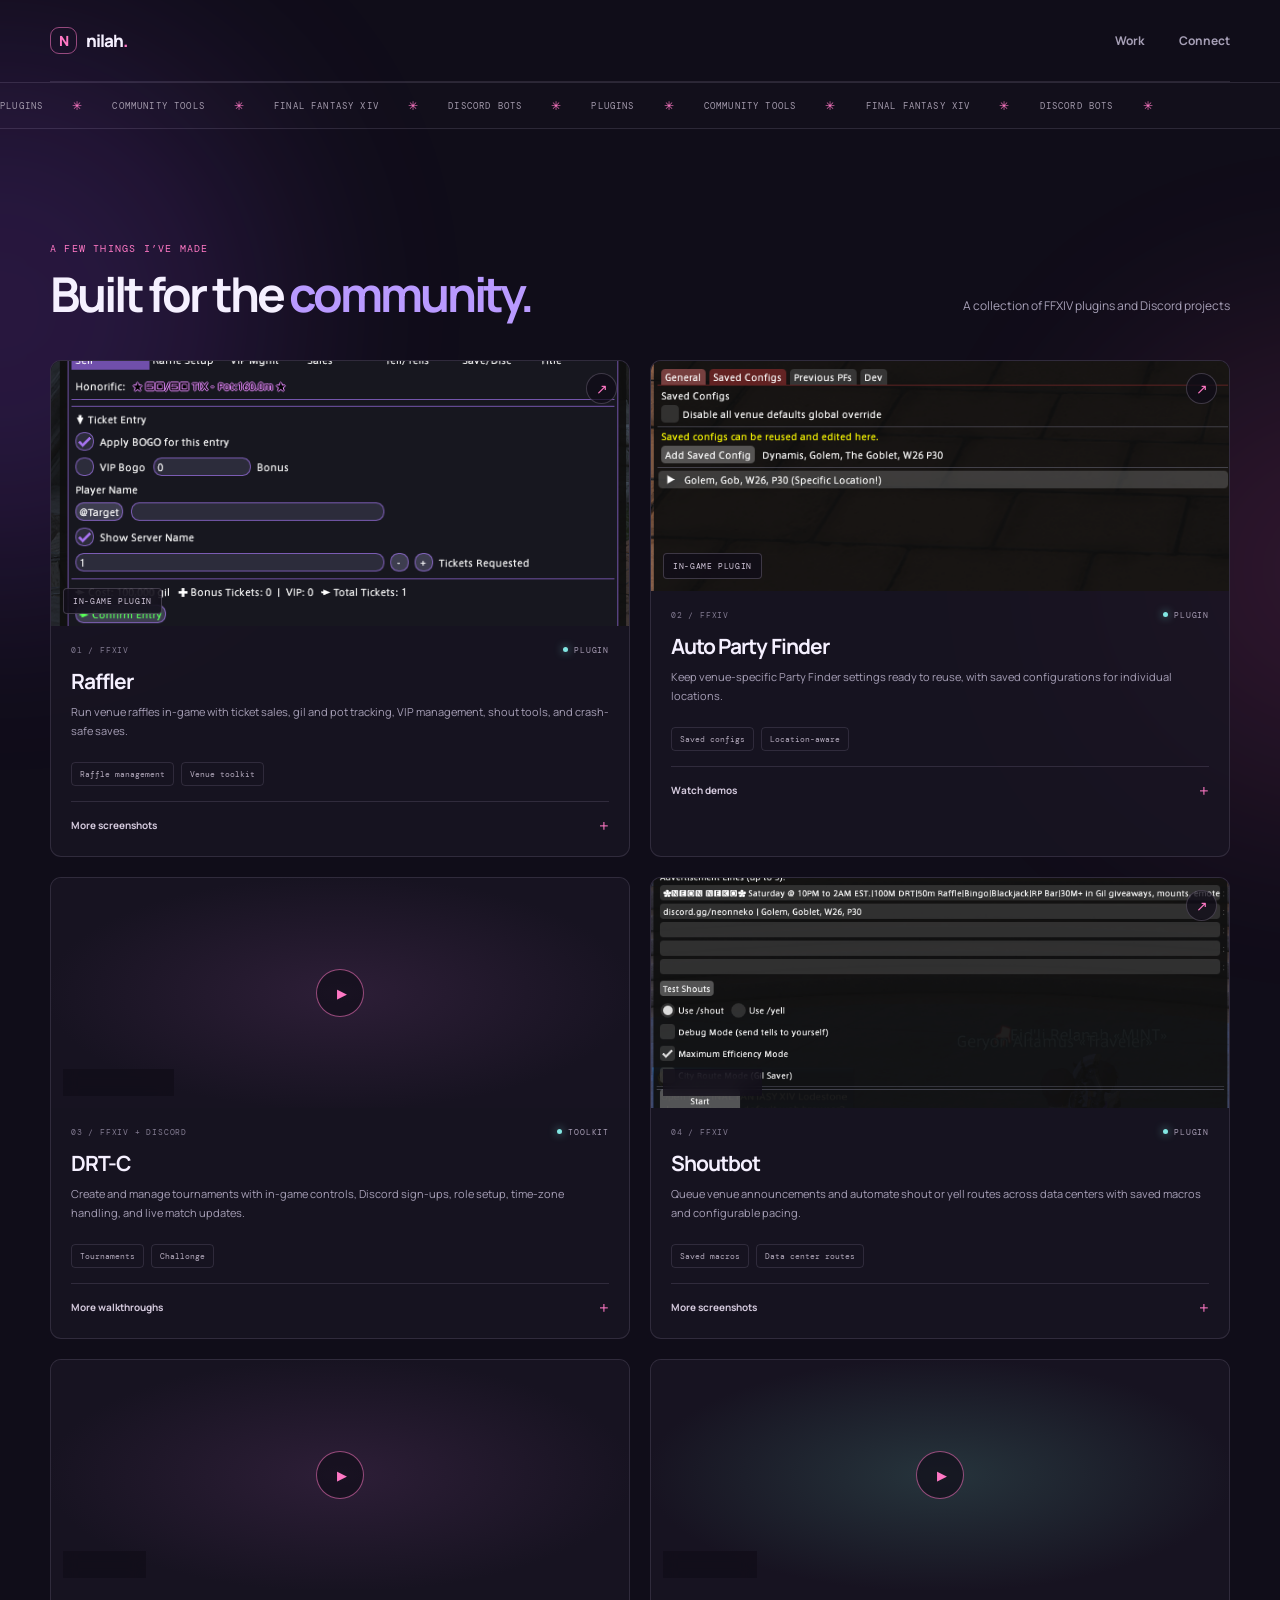
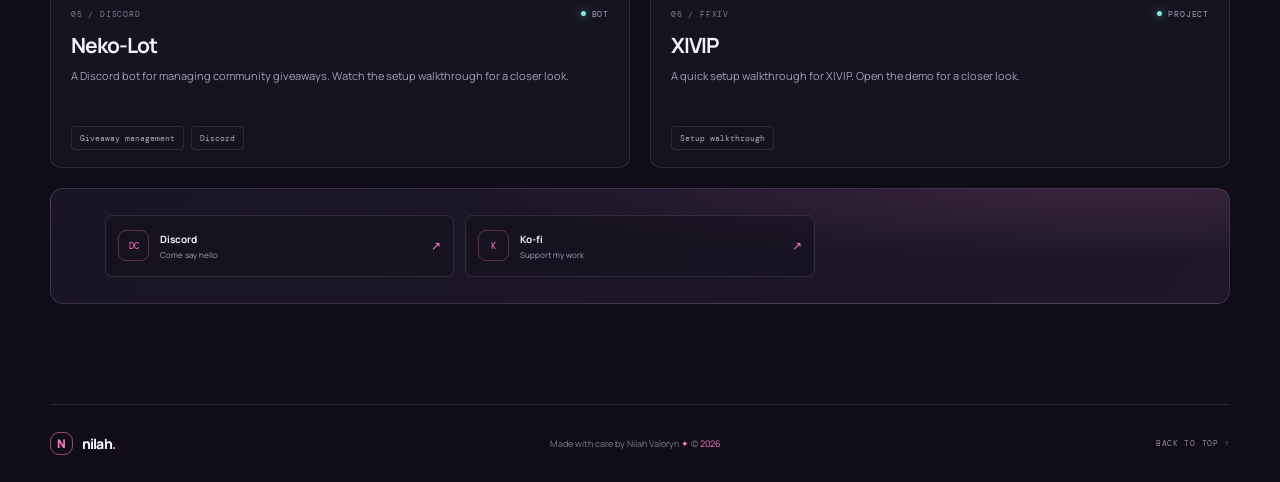
<file: index.html>
<!doctype html>
<html lang="en">
<head>
  <meta charset="utf-8">
  <meta name="viewport" content="width=device-width, initial-scale=1">
  <meta name="theme-color" content="#100d19">
  <meta name="description" content="Plugins, bots, and community tools for FFXIV by Nilah Valoryn.">
  <title>Nilah Valoryn — FFXIV Plugins &amp; Community Tools</title>
  <link rel="preconnect" href="https://fonts.googleapis.com">
  <link rel="preconnect" href="https://fonts.gstatic.com" crossorigin>
  <link href="https://fonts.googleapis.com/css2?family=DM+Mono:wght@400;500&family=Manrope:wght@400;500;600;700;800&display=swap" rel="stylesheet">
  <link rel="stylesheet" href="styles.css">
</head>
<body>
  <div class="page-glow page-glow-one" aria-hidden="true"></div>
  <div class="page-glow page-glow-two" aria-hidden="true"></div>

  <header class="site-header">
    <a class="wordmark" href="#top" aria-label="Nilah Valoryn home"><span class="wordmark-mark">N</span><span>nilah<span class="wordmark-dot">.</span></span></a>
    <button class="menu-toggle" type="button" aria-expanded="false" aria-controls="site-nav" aria-label="Open navigation"><span></span><span></span></button>
    <nav class="site-nav" id="site-nav" aria-label="Main navigation">
      <a href="#work">Work</a>
      <a href="#connect">Connect</a>
    </nav>
  </header>

  <main id="top">
    <div class="ticker" aria-label="Plugins, community tools, FFXIV, and Discord">
      <div class="ticker-track" aria-hidden="true">
        <span>PLUGINS</span><b>✳</b><span>COMMUNITY TOOLS</span><b>✳</b><span>FINAL FANTASY XIV</span><b>✳</b><span>DISCORD BOTS</span><b>✳</b><span>PLUGINS</span><b>✳</b><span>COMMUNITY TOOLS</span><b>✳</b><span>FINAL FANTASY XIV</span><b>✳</b><span>DISCORD BOTS</span><b>✳</b>
      </div>
    </div>

    <section class="work-section section-wrap" id="work" aria-labelledby="work-title">
      <div class="section-heading">
        <div>
          <p class="eyebrow">A FEW THINGS I’VE MADE</p>
          <h2 id="work-title">Built for the <span>community.</span></h2>
        </div>
        <p class="section-note">A collection of FFXIV plugins and Discord projects</p>
      </div>

      <div class="project-grid">
        <article class="project-card project-card-featured">
          <a class="project-media media-image" href="Raffler/Screenshot%202026-10-11%20134915.png" target="_blank" rel="noreferrer" aria-label="Open Raffler screenshot">
            <img src="Raffler/Screenshot%202026-10-11%20134915.png" alt="Raffler plugin showing ticket entry and pot totals" loading="lazy">
            <span class="media-tag">IN-GAME PLUGIN</span>
            <span class="media-open" aria-hidden="true">↗</span>
          </a>
          <div class="project-body">
            <div class="project-overline"><span>01 / FFXIV</span><span class="project-status"><i></i> PLUGIN</span></div>
            <h3>Raffler</h3>
            <p>Run venue raffles in-game with ticket sales, gil and pot tracking, VIP management, shout tools, and crash-safe saves.</p>
            <div class="tag-row"><span>Raffle management</span><span>Venue toolkit</span></div>
            <details class="demo-details">
              <summary>More screenshots <span aria-hidden="true">+</span></summary>
              <div class="demo-links">
                <a href="Raffler/Screenshot%202026-10-11%20134926.png" target="_blank" rel="noreferrer">Raffle tickets</a>
                <a href="Raffler/Screenshot%202026-10-11%20135002.png" target="_blank" rel="noreferrer">Plugin settings</a>
                <a href="Raffler/Screenshot%202026-10-11%20135017.png" target="_blank" rel="noreferrer">Raffle management</a>
                <a href="Raffler/Screenshot%202026-10-11%20135028.png" target="_blank" rel="noreferrer">Ticket overview</a>
                <a href="Raffler/Honorific.png" target="_blank" rel="noreferrer">Honorific settings</a>
                <a href="Raffler/Tell-Yell.png" target="_blank" rel="noreferrer">Tell / yell tools</a>
              </div>
            </details>
          </div>
        </article>

        <article class="project-card">
          <a class="project-media media-image" href="Auto%20Party%20Finder/Multiple%20Defaults.png" target="_blank" rel="noreferrer" aria-label="Open Auto Party Finder screenshot">
            <img src="Auto%20Party%20Finder/Multiple%20Defaults.png" alt="Auto Party Finder showing saved configurations for specific locations" loading="lazy">
            <span class="media-tag">IN-GAME PLUGIN</span>
            <span class="media-open" aria-hidden="true">↗</span>
          </a>
          <div class="project-body">
            <div class="project-overline"><span>02 / FFXIV</span><span class="project-status"><i></i> PLUGIN</span></div>
            <h3>Auto Party Finder</h3>
            <p>Keep venue-specific Party Finder settings ready to reuse, with saved configurations for individual locations.</p>
            <div class="tag-row"><span>Saved configs</span><span>Location-aware</span></div>
            <details class="demo-details">
              <summary>Watch demos <span aria-hidden="true">+</span></summary>
              <div class="demo-links">
                <a href="Auto%20Party%20Finder/Automatic%20Update.mp4">Automatic update <span aria-hidden="true">↗</span></a>
                <a href="Auto%20Party%20Finder/Location%20Specific%20PF.mp4">Location-specific PF <span aria-hidden="true">↗</span></a>
              </div>
            </details>
          </div>
        </article>

        <article class="project-card">
          <a class="project-media media-video" href="DRTC/DRTC%20Operation.mp4" target="_blank" rel="noreferrer" aria-label="Watch DRT-C operation demo">
            <video muted playsinline preload="none" poster="">
              <source src="DRTC/DRTC%20Operation.mp4" type="video/mp4">
            </video>
            <span class="video-play" aria-hidden="true">▶</span>
            <span class="media-tag">TOURNAMENT TOOLS</span>
          </a>
          <div class="project-body">
            <div class="project-overline"><span>03 / FFXIV + DISCORD</span><span class="project-status"><i></i> TOOLKIT</span></div>
            <h3>DRT-C</h3>
            <p>Create and manage tournaments with in-game controls, Discord sign-ups, role setup, time-zone handling, and live match updates.</p>
            <div class="tag-row"><span>Tournaments</span><span>Challonge</span></div>
            <details class="demo-details">
              <summary>More walkthroughs <span aria-hidden="true">+</span></summary>
              <div class="demo-links">
                <a href="DRTC/Creating%20Tourny.mp4">Creating a tournament <span aria-hidden="true">↗</span></a>
                <a href="DRTC/Editing%20a%20Tourny.mp4">Editing a tournament <span aria-hidden="true">↗</span></a>
                <a href="DRTC/Setting%20Roles.mp4">Setting roles <span aria-hidden="true">↗</span></a>
                <a href="DRTC/Setting%20Time%20Zone.mp4">Setting the time zone <span aria-hidden="true">↗</span></a>
                <a href="DRTC/DRTC%20In-Game%20Macros.mp4">In-game macros <span aria-hidden="true">↗</span></a>
              </div>
            </details>
          </div>
        </article>

        <article class="project-card">
          <a class="project-media media-image" href="Shoutbot/Screenshot%202026-10-11%20140932.png" target="_blank" rel="noreferrer" aria-label="Open Shoutbot screenshot">
            <img src="Shoutbot/Screenshot%202026-10-11%20140932.png" alt="Shout Bot plugin with saved macros and announcement settings" loading="lazy">
            <span class="media-tag">IN-GAME PLUGIN</span>
            <span class="media-open" aria-hidden="true">↗</span>
          </a>
          <div class="project-body">
            <div class="project-overline"><span>04 / FFXIV</span><span class="project-status"><i></i> PLUGIN</span></div>
            <h3>Shoutbot</h3>
            <p>Queue venue announcements and automate shout or yell routes across data centers with saved macros and configurable pacing.</p>
            <div class="tag-row"><span>Saved macros</span><span>Data center routes</span></div>
            <details class="demo-details">
              <summary>More screenshots <span aria-hidden="true">+</span></summary>
              <div class="demo-links">
                <a href="Shoutbot/Screenshot%202026-10-11%20140936.png" target="_blank" rel="noreferrer">Settings</a>
                <a href="Shoutbot/Screenshot%202026-10-11%20140939.png" target="_blank" rel="noreferrer">Routing</a>
                <a href="Shoutbot/Screenshot%202026-10-11%20140943.png" target="_blank" rel="noreferrer">Data centers</a>
                <a href="Shoutbot/20261011-1910-09.9964609.mp4">Watch full demo <span aria-hidden="true">↗</span></a>
              </div>
            </details>
          </div>
        </article>

        <article class="project-card">
          <a class="project-media media-video" href="Neko-Lot/Neko-Lot%20Giveaway%20setup.mp4" target="_blank" rel="noreferrer" aria-label="Watch Neko-Lot giveaway setup demo">
            <video muted playsinline preload="none">
              <source src="Neko-Lot/Neko-Lot%20Giveaway%20setup.mp4" type="video/mp4">
            </video>
            <span class="video-play" aria-hidden="true">▶</span>
            <span class="media-tag">DISCORD BOT</span>
          </a>
          <div class="project-body">
            <div class="project-overline"><span>05 / DISCORD</span><span class="project-status"><i></i> BOT</span></div>
            <h3>Neko-Lot</h3>
            <p>A Discord bot for managing community giveaways. Watch the setup walkthrough for a closer look.</p>
            <div class="tag-row"><span>Giveaway management</span><span>Discord</span></div>
          </div>
        </article>

        <article class="project-card">
          <a class="project-media media-video media-video-xivip" href="XIVIP/Setup.mp4" target="_blank" rel="noreferrer" aria-label="Watch XIVIP setup demo">
            <video muted playsinline preload="none">
              <source src="XIVIP/Setup.mp4" type="video/mp4">
            </video>
            <span class="video-play" aria-hidden="true">▶</span>
            <span class="media-tag">FFXIV PROJECT</span>
          </a>
          <div class="project-body">
            <div class="project-overline"><span>06 / FFXIV</span><span class="project-status"><i></i> PROJECT</span></div>
            <h3>XIVIP</h3>
            <p>A quick setup walkthrough for XIVIP. Open the demo for a closer look.</p>
            <div class="tag-row"><span>Setup walkthrough</span></div>
          </div>
        </article>
      </div>
    </section>

    <section class="connect-section section-wrap" id="connect" aria-label="Social links">
      <div class="connect-panel">
        <div class="social-links">
          <a href="https://discord.gg/neonneko" target="_blank" rel="noreferrer"><span class="social-icon">DC</span><span><strong>Discord</strong><small>Come say hello</small></span><span class="social-arrow">↗</span></a>
          <a href="https://ko-fi.com/nilah" target="_blank" rel="noreferrer"><span class="social-icon">K</span><span><strong>Ko-fi</strong><small>Support my work</small></span><span class="social-arrow">↗</span></a>
        </div>
      </div>
    </section>
  </main>

  <footer class="site-footer">
    <a class="wordmark footer-wordmark" href="#top"><span class="wordmark-mark">N</span><span>nilah<span class="wordmark-dot">.</span></span></a>
    <p>Made with care by Nilah Valoryn <span>✦</span> © <span id="year">2026</span></p>
    <a class="back-to-top" href="#top">BACK TO TOP ↑</a>
  </footer>

  <script src="script.js"></script>
</body>
</html>
</file>
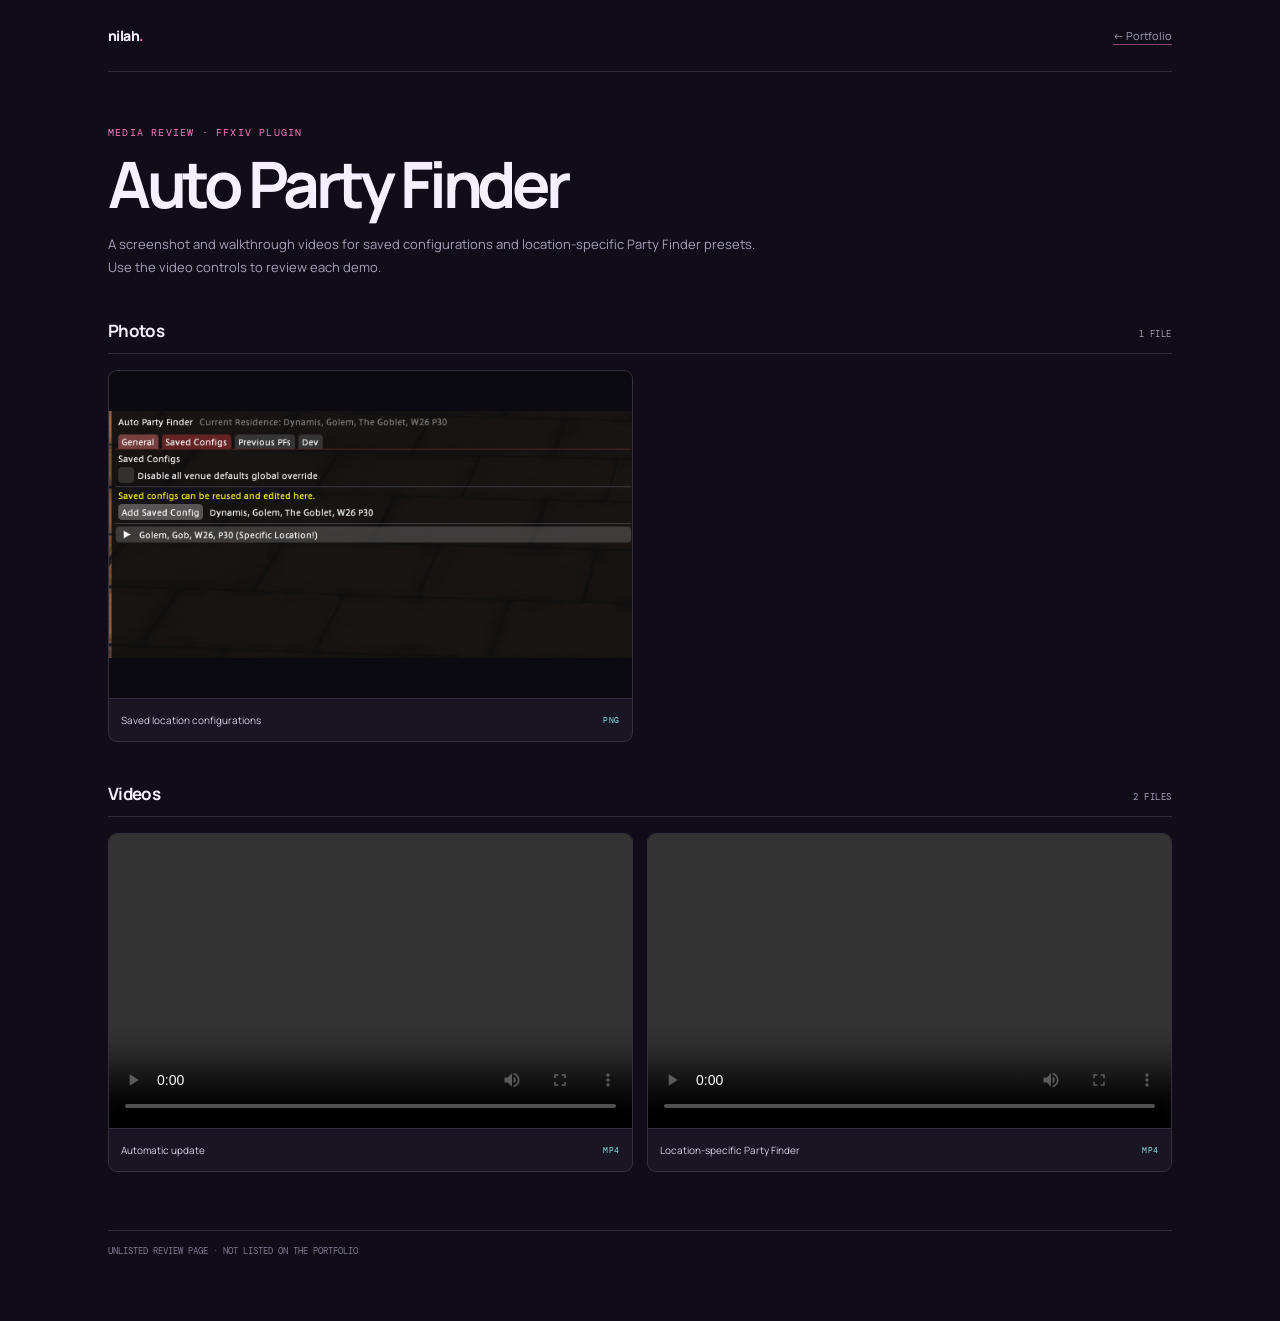
<file: auto-party-finder/help/index.html>
<!doctype html>
<html lang="en">
<head>
  <meta charset="utf-8">
  <meta name="viewport" content="width=device-width, initial-scale=1">
  <meta name="robots" content="noindex, nofollow, noarchive">
  <title>Auto Party Finder — Media Review</title>
  <link rel="preconnect" href="https://fonts.googleapis.com">
  <link rel="preconnect" href="https://fonts.gstatic.com" crossorigin>
  <link href="https://fonts.googleapis.com/css2?family=DM+Mono:wght@400;500&family=Manrope:wght@400;500;600;700;800&display=swap" rel="stylesheet">
  <link rel="stylesheet" href="../../help.css">
</head>
<body>
  <header class="help-header"><a class="help-brand" href="../../index.html">nilah<span>.</span></a><a class="help-back" href="../../index.html">← Portfolio</a></header>
  <main class="help-main">
    <p class="eyebrow">Media review · FFXIV plugin</p>
    <h1>Auto Party Finder</h1>
    <p class="intro">A screenshot and walkthrough videos for saved configurations and location-specific Party Finder presets. Use the video controls to review each demo.</p>
    <section class="media-section">
      <div class="section-heading"><h2>Photos</h2><span class="asset-count">1 FILE</span></div>
      <div class="asset-grid">
        <article class="asset-card"><img src="../../Auto%20Party%20Finder/Multiple%20Defaults.png" alt="Auto Party Finder saved configurations for a specific location" loading="lazy"><div class="asset-caption"><span>Saved location configurations</span><span class="asset-type">PNG</span></div></article>
      </div>
    </section>
    <section class="media-section">
      <div class="section-heading"><h2>Videos</h2><span class="asset-count">2 FILES</span></div>
      <div class="asset-grid">
        <article class="asset-card video-card"><video controls preload="metadata"><source src="../../Auto%20Party%20Finder/Automatic%20Update.mp4" type="video/mp4">Your browser cannot play this MP4 video.</video><div class="asset-caption"><span>Automatic update</span><span class="asset-type">MP4</span></div></article>
        <article class="asset-card video-card"><video controls preload="metadata"><source src="../../Auto%20Party%20Finder/Location%20Specific%20PF.mp4" type="video/mp4">Your browser cannot play this MP4 video.</video><div class="asset-caption"><span>Location-specific Party Finder</span><span class="asset-type">MP4</span></div></article>
      </div>
    </section>
  </main>
  <footer class="help-footer">UNLISTED REVIEW PAGE · NOT LISTED ON THE PORTFOLIO</footer>
  <div class="lightbox" hidden role="dialog" aria-modal="true" aria-label="Expanded screenshot"><button class="lightbox-close" type="button" aria-label="Close image">×</button><img alt=""></div>
  <script src="../../help.js"></script>
</body>
</html>
</file>
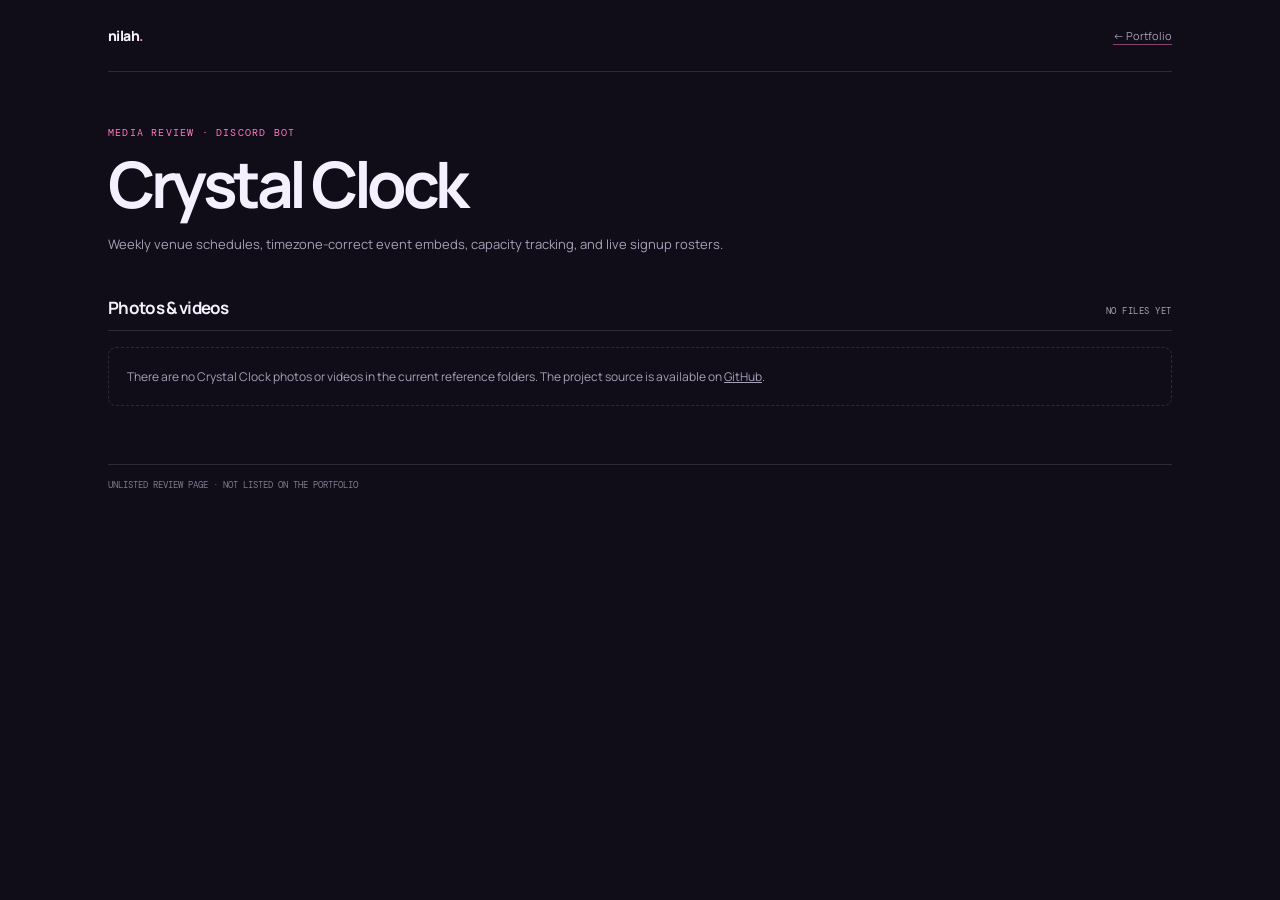
<file: crystal-clock/help/index.html>
<!doctype html>
<html lang="en">
<head>
  <meta charset="utf-8">
  <meta name="viewport" content="width=device-width, initial-scale=1">
  <meta name="robots" content="noindex, nofollow, noarchive">
  <title>Crystal Clock — Media Review</title>
  <link rel="preconnect" href="https://fonts.googleapis.com">
  <link rel="preconnect" href="https://fonts.gstatic.com" crossorigin>
  <link href="https://fonts.googleapis.com/css2?family=DM+Mono:wght@400;500&family=Manrope:wght@400;500;600;700;800&display=swap" rel="stylesheet">
  <link rel="stylesheet" href="../../help.css">
</head>
<body>
  <header class="help-header"><a class="help-brand" href="../../index.html">nilah<span>.</span></a><a class="help-back" href="../../index.html">← Portfolio</a></header>
  <main class="help-main">
    <p class="eyebrow">Media review · Discord bot</p>
    <h1>Crystal Clock</h1>
    <p class="intro">Weekly venue schedules, timezone-correct event embeds, capacity tracking, and live signup rosters.</p>
    <section class="media-section">
      <div class="section-heading"><h2>Photos &amp; videos</h2><span class="asset-count">NO FILES YET</span></div>
      <p class="empty-note">There are no Crystal Clock photos or videos in the current reference folders. The project source is available on <a class="asset-link" href="https://github.com/nilah-xiv/Crystal-Clock" target="_blank" rel="noreferrer">GitHub</a>.</p>
    </section>
  </main>
  <footer class="help-footer">UNLISTED REVIEW PAGE · NOT LISTED ON THE PORTFOLIO</footer>
  <div class="lightbox" hidden role="dialog" aria-modal="true" aria-label="Expanded screenshot"><button class="lightbox-close" type="button" aria-label="Close image">×</button><img alt=""></div>
  <script src="../../help.js"></script>
</body>
</html>
</file>
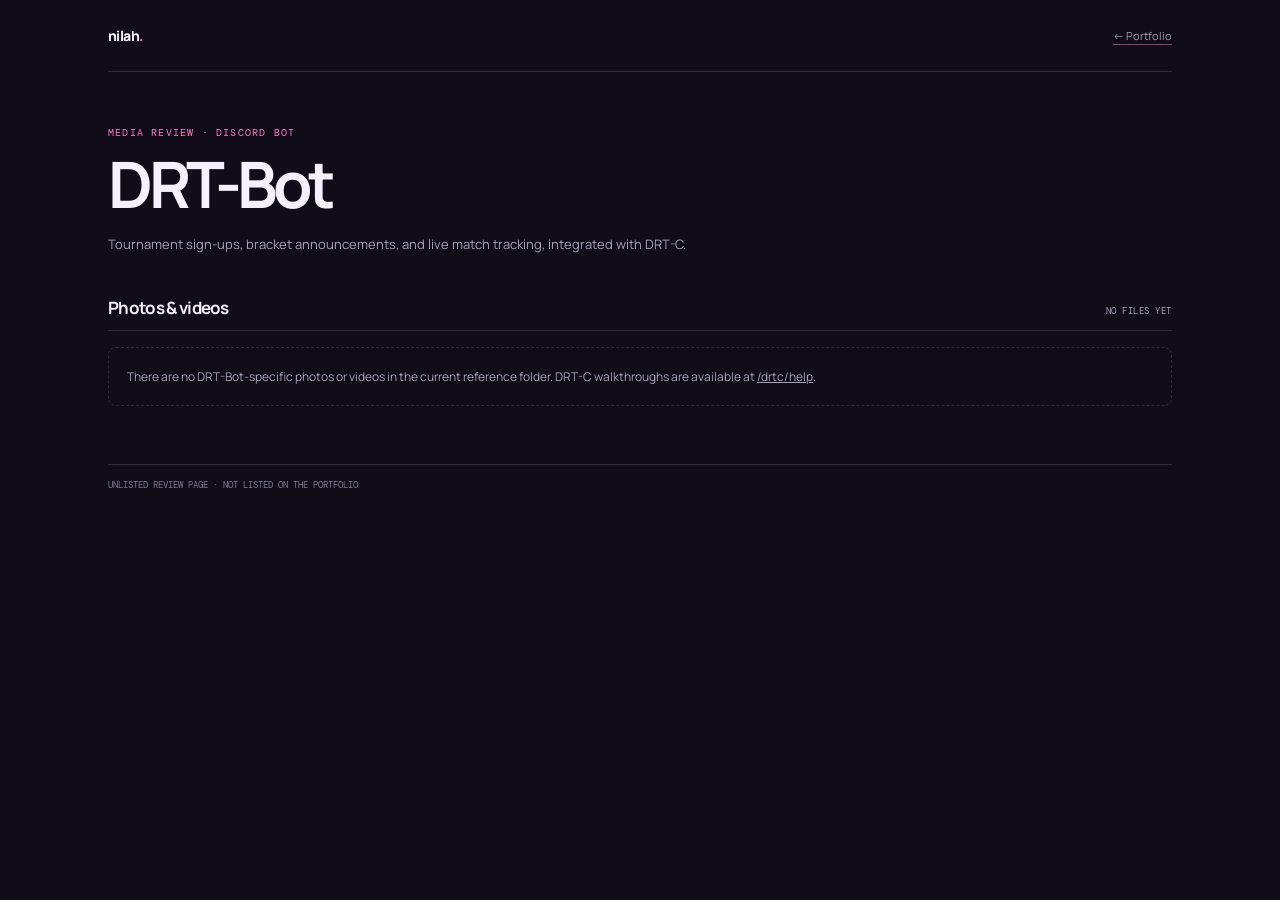
<file: drt-bot/help/index.html>
<!doctype html>
<html lang="en">
<head>
  <meta charset="utf-8">
  <meta name="viewport" content="width=device-width, initial-scale=1">
  <meta name="robots" content="noindex, nofollow, noarchive">
  <title>DRT-Bot — Media Review</title>
  <link rel="preconnect" href="https://fonts.googleapis.com">
  <link rel="preconnect" href="https://fonts.gstatic.com" crossorigin>
  <link href="https://fonts.googleapis.com/css2?family=DM+Mono:wght@400;500&family=Manrope:wght@400;500;600;700;800&display=swap" rel="stylesheet">
  <link rel="stylesheet" href="../../help.css">
</head>
<body>
  <header class="help-header"><a class="help-brand" href="../../index.html">nilah<span>.</span></a><a class="help-back" href="../../index.html">← Portfolio</a></header>
  <main class="help-main">
    <p class="eyebrow">Media review · Discord bot</p>
    <h1>DRT-Bot</h1>
    <p class="intro">Tournament sign-ups, bracket announcements, and live match tracking, integrated with DRT-C.</p>
    <section class="media-section">
      <div class="section-heading"><h2>Photos &amp; videos</h2><span class="asset-count">NO FILES YET</span></div>
      <p class="empty-note">There are no DRT-Bot-specific photos or videos in the current reference folder. DRT-C walkthroughs are available at <a class="asset-link" href="../../drtc/help/">/drtc/help</a>.</p>
    </section>
  </main>
  <footer class="help-footer">UNLISTED REVIEW PAGE · NOT LISTED ON THE PORTFOLIO</footer>
  <div class="lightbox" hidden role="dialog" aria-modal="true" aria-label="Expanded screenshot"><button class="lightbox-close" type="button" aria-label="Close image">×</button><img alt=""></div>
  <script src="../../help.js"></script>
</body>
</html>
</file>
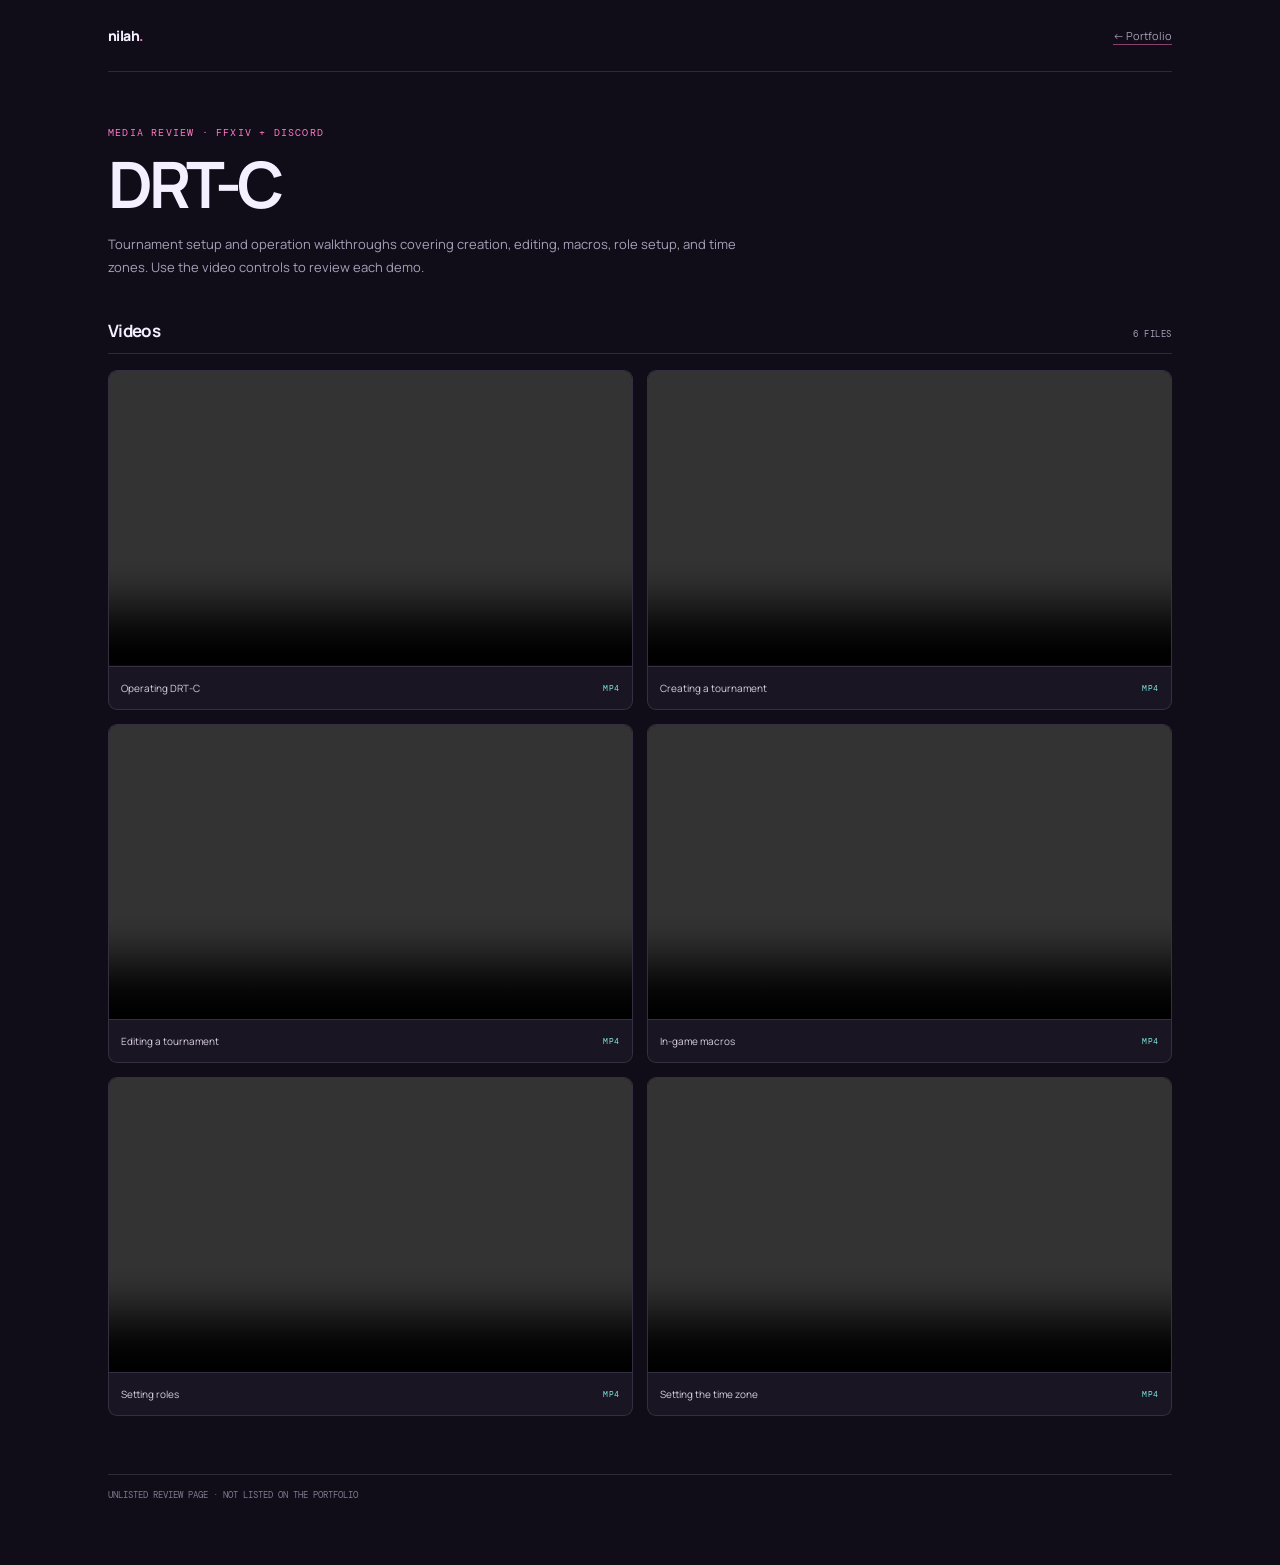
<file: DRTC/help/index.html>
<!doctype html>
<html lang="en">
<head>
  <meta charset="utf-8">
  <meta name="viewport" content="width=device-width, initial-scale=1">
  <meta name="robots" content="noindex, nofollow, noarchive">
  <title>DRT-C — Media Review</title>
  <link rel="preconnect" href="https://fonts.googleapis.com">
  <link rel="preconnect" href="https://fonts.gstatic.com" crossorigin>
  <link href="https://fonts.googleapis.com/css2?family=DM+Mono:wght@400;500&family=Manrope:wght@400;500;600;700;800&display=swap" rel="stylesheet">
  <link rel="stylesheet" href="../../help.css">
</head>
<body>
  <header class="help-header"><a class="help-brand" href="../../index.html">nilah<span>.</span></a><a class="help-back" href="../../index.html">← Portfolio</a></header>
  <main class="help-main">
    <p class="eyebrow">Media review · FFXIV + Discord</p>
    <h1>DRT-C</h1>
    <p class="intro">Tournament setup and operation walkthroughs covering creation, editing, macros, role setup, and time zones. Use the video controls to review each demo.</p>
    <section class="media-section">
      <div class="section-heading"><h2>Videos</h2><span class="asset-count">6 FILES</span></div>
      <div class="asset-grid">
        <article class="asset-card video-card"><video controls preload="metadata"><source src="../../DRTC/DRTC%20Operation.mp4" type="video/mp4">Your browser cannot play this MP4 video.</video><div class="asset-caption"><span>Operating DRT-C</span><span class="asset-type">MP4</span></div></article>
        <article class="asset-card video-card"><video controls preload="metadata"><source src="../../DRTC/Creating%20Tourny.mp4" type="video/mp4">Your browser cannot play this MP4 video.</video><div class="asset-caption"><span>Creating a tournament</span><span class="asset-type">MP4</span></div></article>
        <article class="asset-card video-card"><video controls preload="metadata"><source src="../../DRTC/Editing%20a%20Tourny.mp4" type="video/mp4">Your browser cannot play this MP4 video.</video><div class="asset-caption"><span>Editing a tournament</span><span class="asset-type">MP4</span></div></article>
        <article class="asset-card video-card"><video controls preload="metadata"><source src="../../DRTC/DRTC%20In-Game%20Macros.mp4" type="video/mp4">Your browser cannot play this MP4 video.</video><div class="asset-caption"><span>In-game macros</span><span class="asset-type">MP4</span></div></article>
        <article class="asset-card video-card"><video controls preload="metadata"><source src="../../DRTC/Setting%20Roles.mp4" type="video/mp4">Your browser cannot play this MP4 video.</video><div class="asset-caption"><span>Setting roles</span><span class="asset-type">MP4</span></div></article>
        <article class="asset-card video-card"><video controls preload="metadata"><source src="../../DRTC/Setting%20Time%20Zone.mp4" type="video/mp4">Your browser cannot play this MP4 video.</video><div class="asset-caption"><span>Setting the time zone</span><span class="asset-type">MP4</span></div></article>
      </div>
    </section>
  </main>
  <footer class="help-footer">UNLISTED REVIEW PAGE · NOT LISTED ON THE PORTFOLIO</footer>
  <div class="lightbox" hidden role="dialog" aria-modal="true" aria-label="Expanded screenshot"><button class="lightbox-close" type="button" aria-label="Close image">×</button><img alt=""></div>
  <script src="../../help.js"></script>
</body>
</html>
</file>
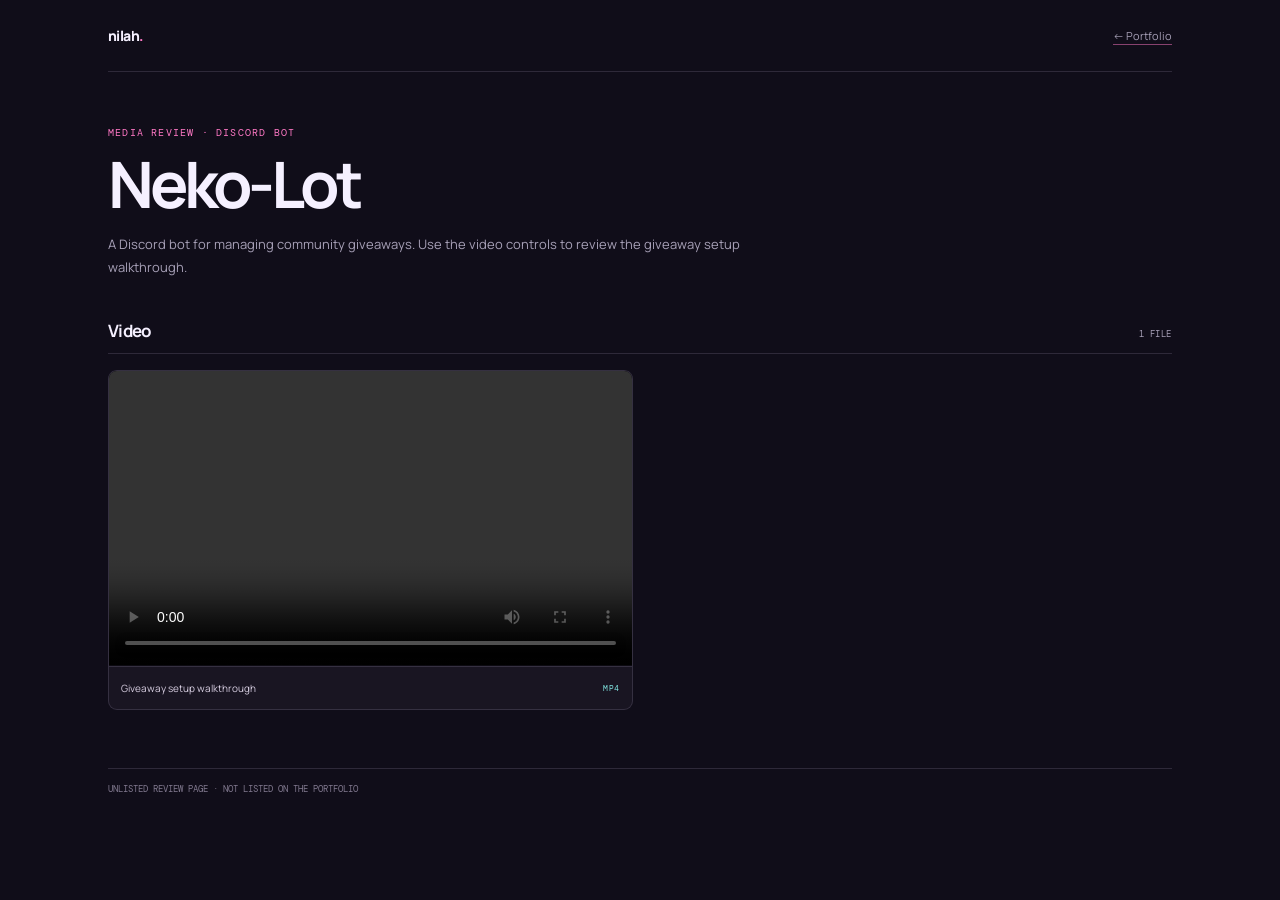
<file: Neko-Lot/help/index.html>
<!doctype html>
<html lang="en">
<head>
  <meta charset="utf-8">
  <meta name="viewport" content="width=device-width, initial-scale=1">
  <meta name="robots" content="noindex, nofollow, noarchive">
  <title>Neko-Lot — Media Review</title>
  <link rel="preconnect" href="https://fonts.googleapis.com">
  <link rel="preconnect" href="https://fonts.gstatic.com" crossorigin>
  <link href="https://fonts.googleapis.com/css2?family=DM+Mono:wght@400;500&family=Manrope:wght@400;500;600;700;800&display=swap" rel="stylesheet">
  <link rel="stylesheet" href="../../help.css">
</head>
<body>
  <header class="help-header"><a class="help-brand" href="../../index.html">nilah<span>.</span></a><a class="help-back" href="../../index.html">← Portfolio</a></header>
  <main class="help-main">
    <p class="eyebrow">Media review · Discord bot</p>
    <h1>Neko-Lot</h1>
    <p class="intro">A Discord bot for managing community giveaways. Use the video controls to review the giveaway setup walkthrough.</p>
    <section class="media-section">
      <div class="section-heading"><h2>Video</h2><span class="asset-count">1 FILE</span></div>
      <div class="asset-grid">
        <article class="asset-card video-card"><video controls preload="metadata"><source src="../../Neko-Lot/Neko-Lot%20Giveaway%20setup.mp4" type="video/mp4">Your browser cannot play this MP4 video.</video><div class="asset-caption"><span>Giveaway setup walkthrough</span><span class="asset-type">MP4</span></div></article>
      </div>
    </section>
  </main>
  <footer class="help-footer">UNLISTED REVIEW PAGE · NOT LISTED ON THE PORTFOLIO</footer>
  <div class="lightbox" hidden role="dialog" aria-modal="true" aria-label="Expanded screenshot"><button class="lightbox-close" type="button" aria-label="Close image">×</button><img alt=""></div>
  <script src="../../help.js"></script>
</body>
</html>
</file>
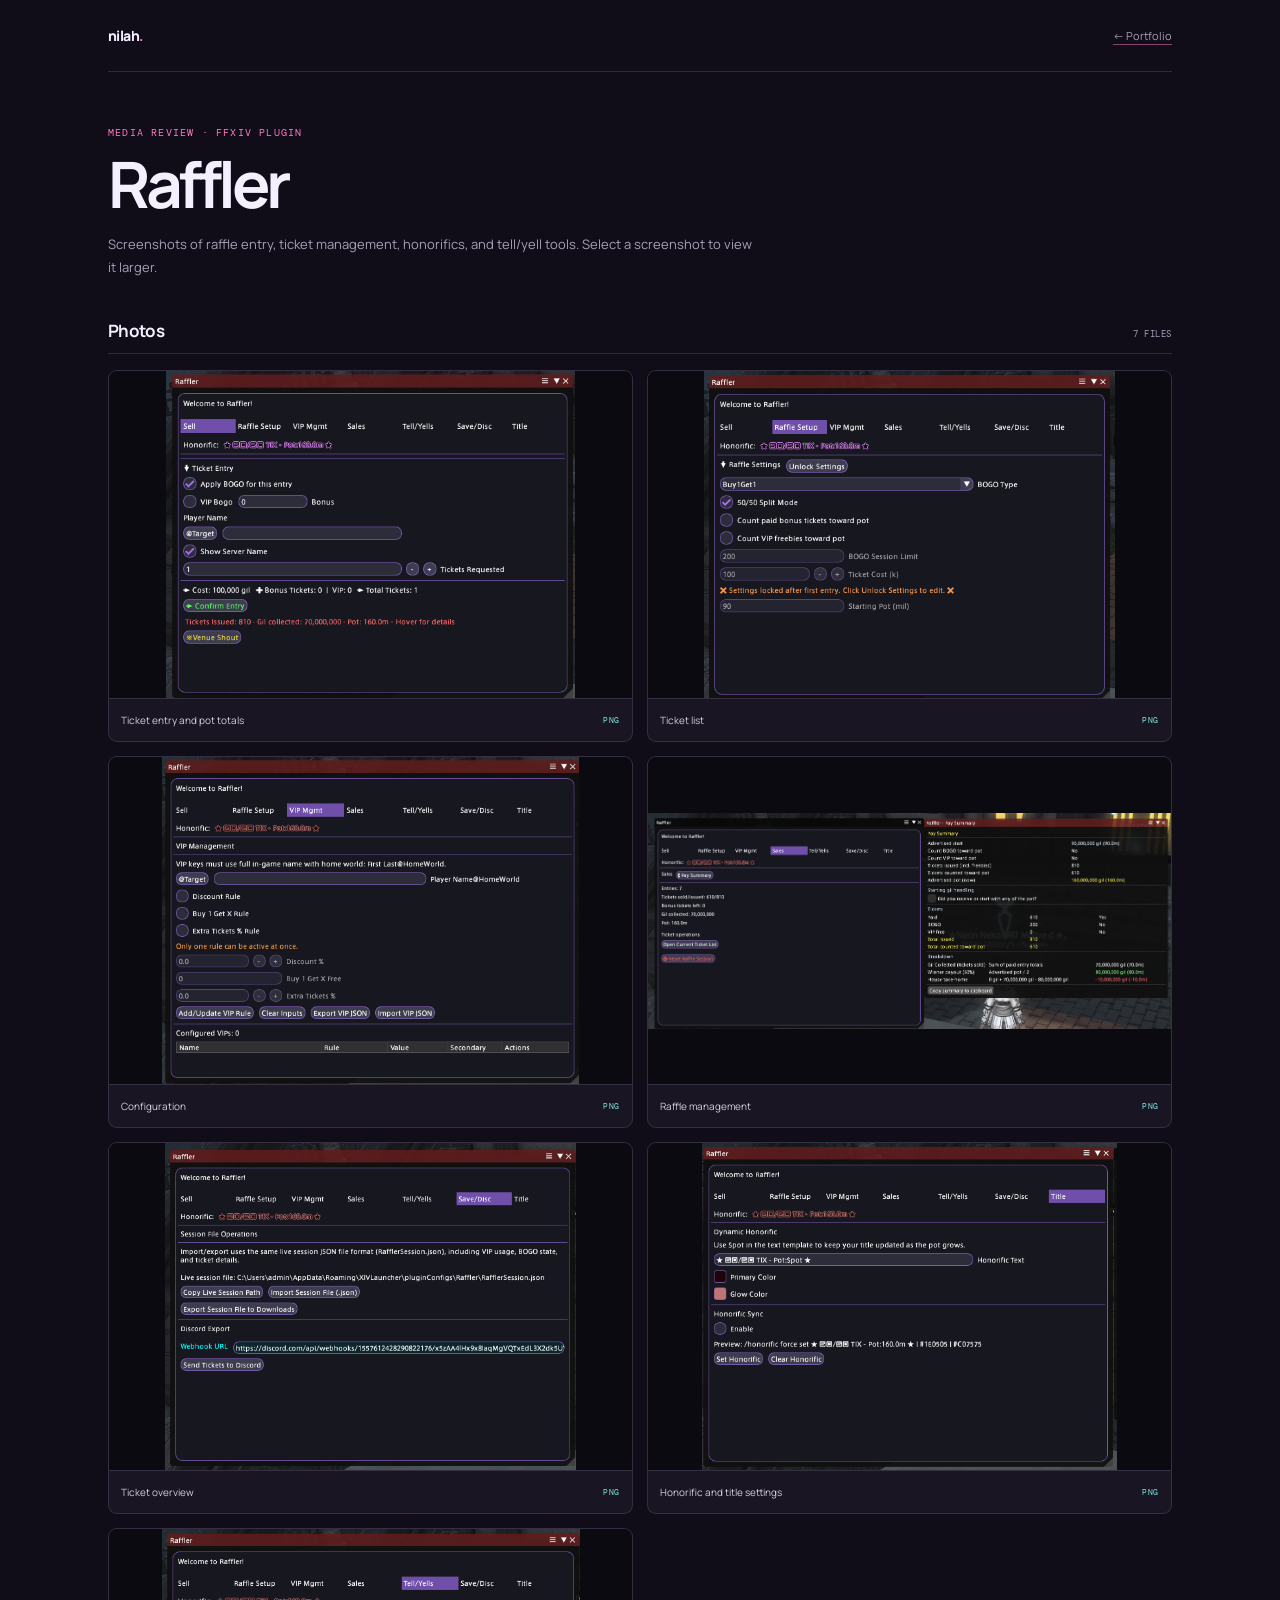
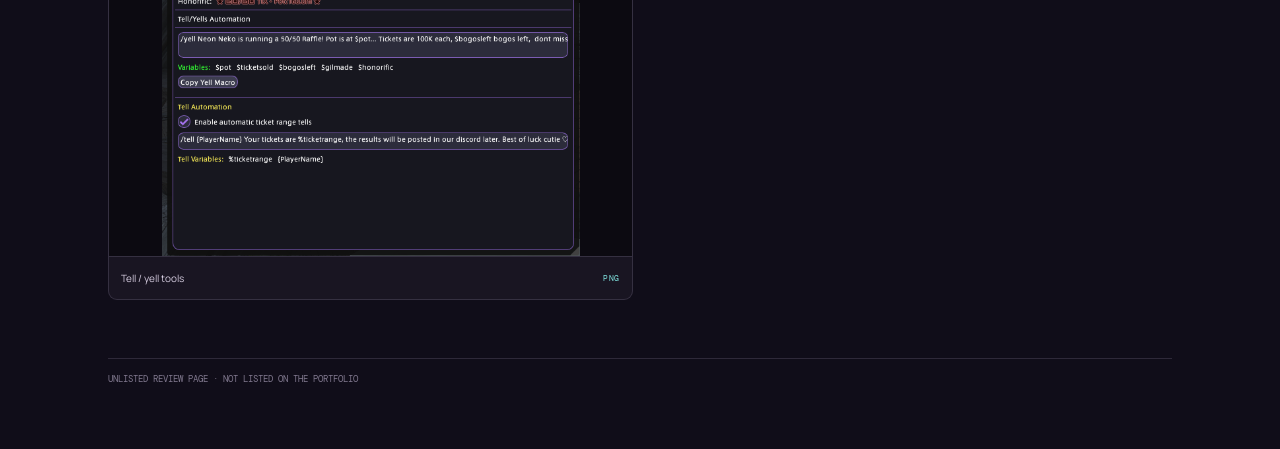
<file: Raffler/help/index.html>
<!doctype html>
<html lang="en">
<head>
  <meta charset="utf-8">
  <meta name="viewport" content="width=device-width, initial-scale=1">
  <meta name="robots" content="noindex, nofollow, noarchive">
  <title>Raffler — Media Review</title>
  <link rel="preconnect" href="https://fonts.googleapis.com">
  <link rel="preconnect" href="https://fonts.gstatic.com" crossorigin>
  <link href="https://fonts.googleapis.com/css2?family=DM+Mono:wght@400;500&family=Manrope:wght@400;500;600;700;800&display=swap" rel="stylesheet">
  <link rel="stylesheet" href="../../help.css">
</head>
<body>
  <header class="help-header"><a class="help-brand" href="../../index.html">nilah<span>.</span></a><a class="help-back" href="../../index.html">← Portfolio</a></header>
  <main class="help-main">
    <p class="eyebrow">Media review · FFXIV plugin</p>
    <h1>Raffler</h1>
    <p class="intro">Screenshots of raffle entry, ticket management, honorifics, and tell/yell tools. Select a screenshot to view it larger.</p>
    <section class="media-section">
      <div class="section-heading"><h2>Photos</h2><span class="asset-count">7 FILES</span></div>
      <div class="asset-grid">
        <article class="asset-card"><img src="../../Raffler/Screenshot%202026-10-11%20134915.png" alt="Raffler ticket entry showing player name, tickets, and pot totals" loading="lazy"><div class="asset-caption"><span>Ticket entry and pot totals</span><span class="asset-type">PNG</span></div></article>
        <article class="asset-card"><img src="../../Raffler/Screenshot%202026-10-11%20134926.png" alt="Raffler ticket list and raffle controls" loading="lazy"><div class="asset-caption"><span>Ticket list</span><span class="asset-type">PNG</span></div></article>
        <article class="asset-card"><img src="../../Raffler/Screenshot%202026-10-11%20135002.png" alt="Raffler configuration screen" loading="lazy"><div class="asset-caption"><span>Configuration</span><span class="asset-type">PNG</span></div></article>
        <article class="asset-card"><img src="../../Raffler/Screenshot%202026-10-11%20135017.png" alt="Raffler raffle management screen" loading="lazy"><div class="asset-caption"><span>Raffle management</span><span class="asset-type">PNG</span></div></article>
        <article class="asset-card"><img src="../../Raffler/Screenshot%202026-10-11%20135028.png" alt="Raffler ticket overview" loading="lazy"><div class="asset-caption"><span>Ticket overview</span><span class="asset-type">PNG</span></div></article>
        <article class="asset-card"><img src="../../Raffler/Honorific.png" alt="Raffler dynamic honorific and title settings" loading="lazy"><div class="asset-caption"><span>Honorific and title settings</span><span class="asset-type">PNG</span></div></article>
        <article class="asset-card"><img src="../../Raffler/Tell-Yell.png" alt="Raffler tell and yell tools" loading="lazy"><div class="asset-caption"><span>Tell / yell tools</span><span class="asset-type">PNG</span></div></article>
      </div>
    </section>
  </main>
  <footer class="help-footer">UNLISTED REVIEW PAGE · NOT LISTED ON THE PORTFOLIO</footer>
  <div class="lightbox" hidden role="dialog" aria-modal="true" aria-label="Expanded screenshot"><button class="lightbox-close" type="button" aria-label="Close image">×</button><img alt=""></div>
  <script src="../../help.js"></script>
</body>
</html>
</file>
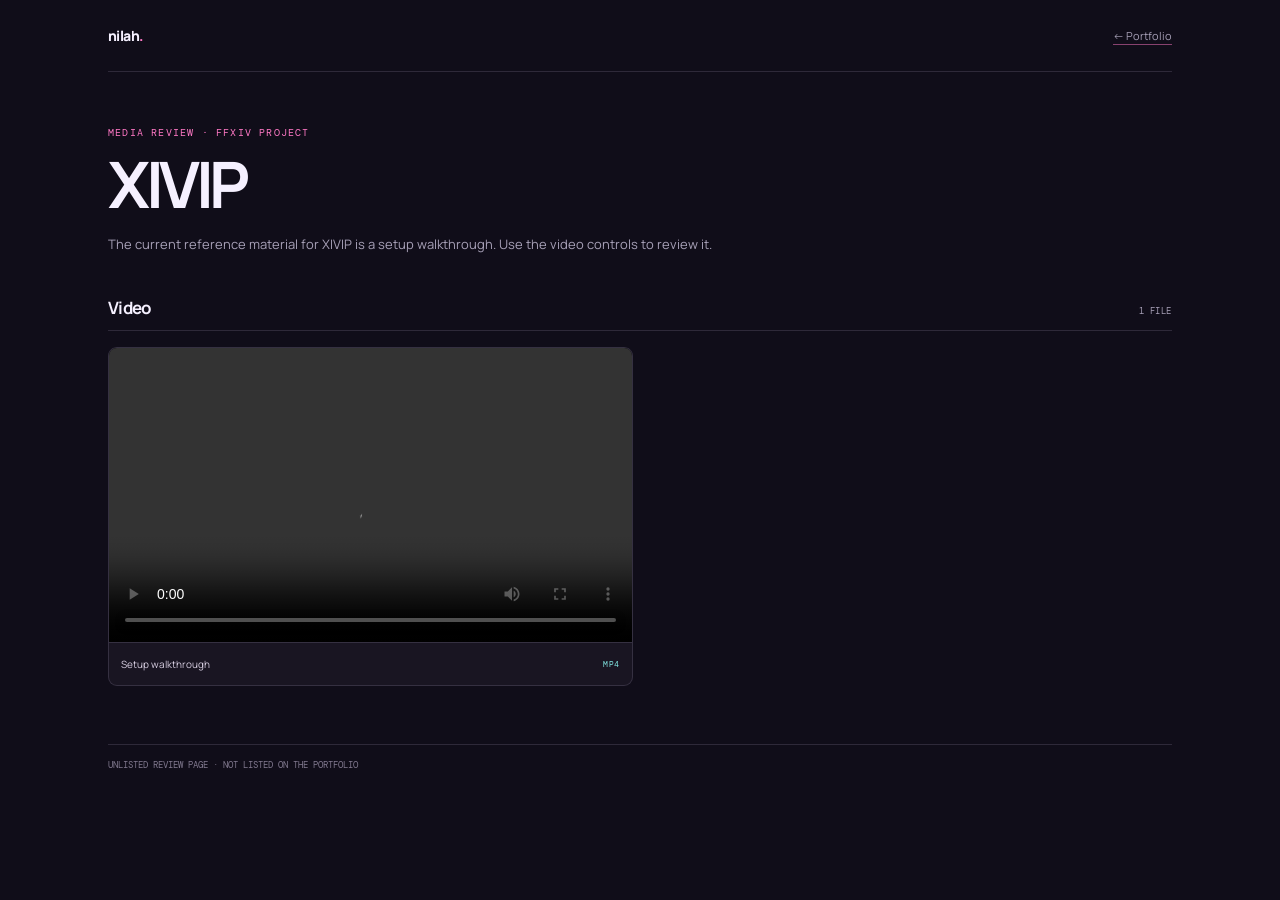
<file: XIVIP/help/index.html>
<!doctype html>
<html lang="en">
<head>
  <meta charset="utf-8">
  <meta name="viewport" content="width=device-width, initial-scale=1">
  <meta name="robots" content="noindex, nofollow, noarchive">
  <title>XIVIP — Media Review</title>
  <link rel="preconnect" href="https://fonts.googleapis.com">
  <link rel="preconnect" href="https://fonts.gstatic.com" crossorigin>
  <link href="https://fonts.googleapis.com/css2?family=DM+Mono:wght@400;500&family=Manrope:wght@400;500;600;700;800&display=swap" rel="stylesheet">
  <link rel="stylesheet" href="../../help.css">
</head>
<body>
  <header class="help-header"><a class="help-brand" href="../../index.html">nilah<span>.</span></a><a class="help-back" href="../../index.html">← Portfolio</a></header>
  <main class="help-main">
    <p class="eyebrow">Media review · FFXIV project</p>
    <h1>XIVIP</h1>
    <p class="intro">The current reference material for XIVIP is a setup walkthrough. Use the video controls to review it.</p>
    <section class="media-section">
      <div class="section-heading"><h2>Video</h2><span class="asset-count">1 FILE</span></div>
      <div class="asset-grid">
        <article class="asset-card video-card"><video controls preload="metadata"><source src="../../XIVIP/Setup.mp4" type="video/mp4">Your browser cannot play this MP4 video.</video><div class="asset-caption"><span>Setup walkthrough</span><span class="asset-type">MP4</span></div></article>
      </div>
    </section>
  </main>
  <footer class="help-footer">UNLISTED REVIEW PAGE · NOT LISTED ON THE PORTFOLIO</footer>
  <div class="lightbox" hidden role="dialog" aria-modal="true" aria-label="Expanded screenshot"><button class="lightbox-close" type="button" aria-label="Close image">×</button><img alt=""></div>
  <script src="../../help.js"></script>
</body>
</html>
</file>
<file: styles.css>
:root {
  color-scheme: dark;
  --bg: #100d19;
  --surface: #171321;
  --surface-raised: #1d1829;
  --line: rgba(224, 208, 255, .12);
  --text: #f5f0ff;
  --muted: #a7a0b7;
  --soft: #d4cadd;
  --pink: #ff78c5;
  --purple: #b99aff;
  --cyan: #82e7e3;
  --mono: "DM Mono", Consolas, monospace;
  --sans: "Manrope", "Segoe UI", sans-serif;
}

* { box-sizing: border-box; }
html { overflow-x: clip; scroll-behavior: smooth; scroll-padding-top: 88px; }
body {
  margin: 0;
  min-width: 320px;
  overflow-x: hidden;
  background: var(--bg);
  color: var(--text);
  font-family: var(--sans);
  -webkit-font-smoothing: antialiased;
}
a { color: inherit; }
button { font: inherit; }
::selection { color: #150e20; background: var(--pink); }
.page-glow { position: fixed; z-index: -1; pointer-events: none; border-radius: 50%; filter: blur(110px); opacity: .17; }
.page-glow-one { width: 540px; height: 540px; top: 40px; left: -270px; background: #a34fff; }
.page-glow-two { width: 480px; height: 480px; top: 330px; right: -290px; background: #ff59b9; opacity: .12; }

.site-header {
  width: min(1180px, calc(100% - 64px));
  height: 82px;
  margin: 0 auto;
  display: flex;
  align-items: center;
  justify-content: space-between;
  border-bottom: 1px solid var(--line);
}
.wordmark { display: inline-flex; align-items: center; gap: 9px; text-decoration: none; font-size: 17px; font-weight: 800; letter-spacing: -.06em; }
.wordmark-mark { width: 27px; height: 27px; display: grid; place-items: center; border: 1px solid rgba(255,120,197,.55); border-radius: 9px; color: var(--pink); font-size: 14px; }
.wordmark-dot { color: var(--pink); }
.site-nav { display: flex; align-items: center; gap: 35px; color: var(--muted); font-size: 12px; font-weight: 700; }
.site-nav a { text-decoration: none; transition: color .2s ease; }
.site-nav a:hover, .text-link:hover { color: var(--pink); }
.menu-toggle { display: none; }

.hero {
  width: min(1180px, calc(100% - 64px));
  min-height: 590px;
  margin: 0 auto;
  display: grid;
  grid-template-columns: 1.02fr .98fr;
  align-items: center;
  gap: 48px;
  padding: 72px 0 77px;
}
.hero-copy { position: relative; z-index: 1; padding: 12px 0 0; }
.eyebrow { margin: 0; color: var(--pink); font: 10px/1.5 var(--mono); letter-spacing: .12em; }
.status-dot { display: inline-block; width: 7px; height: 7px; margin: 0 8px 1px 0; border-radius: 50%; background: var(--cyan); box-shadow: 0 0 12px rgba(130,231,227,.9); }
h1, h2, h3, p { margin-top: 0; }
h1 { margin: 24px 0 19px; font-size: clamp(52px, 6.6vw, 82px); line-height: .99; letter-spacing: -.075em; font-weight: 800; }
h1 > span, .section-heading h2 span, .about-copy h2 span, .connect-panel h2 span { color: var(--pink); }
.hero-intro { max-width: 470px; margin-bottom: 28px; color: var(--soft); font-size: 15px; line-height: 1.9; }
.hero-actions { display: flex; align-items: center; gap: 26px; }
.button { display: inline-flex; align-items: center; gap: 21px; min-height: 45px; padding: 0 17px; border-radius: 7px; text-decoration: none; font-size: 11px; font-weight: 800; transition: transform .2s ease, box-shadow .2s ease; }
.button:hover { transform: translateY(-2px); box-shadow: 0 7px 24px rgba(255,120,197,.22); }
.button-primary { background: var(--pink); color: #1a1020; }
.button-primary span { font-size: 17px; }
.text-link { color: var(--soft); font-size: 11px; font-weight: 700; text-decoration: none; transition: color .2s ease; }
.text-link span { margin-left: 4px; color: var(--pink); }
.hero-meta { display: flex; align-items: center; gap: 12px; margin-top: 48px; color: #81798f; font: 9px var(--mono); letter-spacing: .1em; }
.meta-divider { width: 22px; height: 1px; background: #574d67; }

.hero-art { position: relative; height: 420px; display: grid; place-items: center; isolation: isolate; }
.hero-art::before { position: absolute; z-index: -1; width: 320px; height: 320px; border-radius: 50%; background: radial-gradient(circle, rgba(190,111,255,.24), rgba(255,106,197,.09) 48%, transparent 70%); content: ""; }
.art-orbit { position: absolute; width: 370px; height: 370px; border: 1px solid rgba(198,166,255,.14); border-radius: 50%; transform: rotate(-22deg) scaleY(.44); }
.orbit-two { width: 440px; height: 440px; border-color: rgba(255,120,197,.12); transform: rotate(48deg) scaleY(.37); }
.art-card { position: absolute; width: 280px; height: 260px; overflow: hidden; border: 1px solid rgba(222,198,255,.23); border-radius: 14px; box-shadow: 0 24px 90px rgba(0,0,0,.42); }
.art-card-back { top: 100px; right: 23px; padding: 17px; background: linear-gradient(145deg, #252036, #1a1525); transform: rotate(8deg); opacity: .83; }
.art-card-front { top: 59px; left: 37px; padding: 17px 18px; background: linear-gradient(150deg, #2b2139, #171321 74%); transform: rotate(-6deg); }
.art-card-top { display: flex; align-items: center; gap: 5px; padding-bottom: 12px; border-bottom: 1px solid rgba(236,219,255,.12); }
.mini-dot { width: 5px; height: 5px; border-radius: 50%; background: #745b8d; }
.mini-dot:first-child { background: var(--pink); }
.art-card-label { margin-left: auto; color: #8c829d; font: 8px var(--mono); letter-spacing: .08em; }
.art-emblem { position: relative; display: grid; place-items: center; width: 79px; height: 79px; margin: 27px auto 16px; border: 1px solid rgba(255,120,197,.54); border-radius: 50%; color: var(--pink); font-size: 33px; font-weight: 800; box-shadow: 0 0 32px rgba(255,120,197,.15), inset 0 0 22px rgba(255,120,197,.08); }
.art-emblem span { position: absolute; right: -9px; top: -4px; color: var(--cyan); font-size: 18px; }
.art-card-title { text-align: center; font-size: 17px; line-height: 1.2; font-weight: 800; letter-spacing: -.04em; }
.art-card-bottom { position: absolute; right: 18px; bottom: 15px; left: 18px; display: flex; justify-content: space-between; color: #8f829e; font: 8px var(--mono); letter-spacing: .1em; }
.art-card-bottom span:nth-child(2) { color: var(--pink); font-size: 13px; line-height: 8px; }
.art-lines { margin-top: 36px; }
.art-lines i { display: block; height: 8px; margin-bottom: 13px; border-radius: 6px; background: rgba(203,183,227,.13); }
.art-lines i:nth-child(1) { width: 72%; background: rgba(255,120,197,.4); }
.art-lines i:nth-child(2) { width: 92%; }
.art-lines i:nth-child(3) { width: 60%; }
.art-lines i:nth-child(4) { width: 82%; }
.art-chip { display: inline-block; margin-top: 6px; padding: 7px 9px; border: 1px solid rgba(130,231,227,.27); border-radius: 5px; color: var(--cyan); font: 7px var(--mono); letter-spacing: .09em; }
.art-caption { position: absolute; right: 4px; bottom: 20px; display: flex; align-items: center; gap: 9px; color: #81798f; font: 8px var(--mono); letter-spacing: .1em; }
.caption-line { width: 29px; height: 1px; background: var(--pink); }
.art-spark { position: absolute; color: var(--pink); }
.spark-one { top: 41px; right: 94px; font-size: 21px; }
.spark-two { left: 47px; bottom: 78px; color: var(--cyan); font-size: 20px; }

.ticker { overflow: hidden; height: 47px; border-top: 1px solid var(--line); border-bottom: 1px solid var(--line); background: rgba(255,255,255,.012); }
.ticker-track { display: flex; width: max-content; height: 100%; align-items: center; gap: 29px; animation: ticker-enter 1.4s ease-out both, ticker-scroll 38s linear 1.4s infinite; color: #a39aac; font: 9px var(--mono); letter-spacing: .13em; }
.ticker-track b { color: var(--pink); font-size: 12px; font-weight: 400; }
@keyframes ticker-enter { from { transform: translateX(100vw); } to { transform: translateX(0); } }
@keyframes ticker-scroll { to { transform: translateX(-50%); } }

.section-wrap { width: min(1180px, calc(100% - 64px)); margin: 0 auto; }
.work-section { padding-top: 112px; }
.section-heading { display: flex; align-items: end; justify-content: space-between; gap: 35px; margin-bottom: 39px; }
.section-heading h2, .other-work-copy h2, .about-copy h2, .connect-panel h2 { margin: 12px 0 0; font-size: clamp(32px, 4vw, 48px); line-height: 1.1; letter-spacing: -.065em; }
.section-heading h2 span { color: var(--purple); }
.section-note { max-width: 355px; margin: 0 0 4px; color: var(--muted); font-size: 12px; line-height: 1.85; }
.project-grid { display: grid; grid-template-columns: repeat(2, minmax(0, 1fr)); gap: 20px; }
.project-card { min-width: 0; overflow: hidden; border: 1px solid var(--line); border-radius: 11px; background: rgba(25,21,35,.82); transition: border-color .2s ease, transform .2s ease, background .2s ease; }
.project-card:hover { transform: translateY(-3px); border-color: rgba(255,120,197,.4); background: #1a1624; }
.project-media { position: relative; display: block; height: 230px; overflow: hidden; background: radial-gradient(ellipse at 50% 45%, #352341, #191522 75%); }
.project-card-featured .project-media { height: 265px; }
.project-media img, .project-media video { display: block; width: 100%; height: 100%; object-fit: cover; transition: transform .5s ease; }
.project-media:hover img, .project-media:hover video { transform: scale(1.025); }
.media-image img { object-position: center 42%; }
.project-card-featured .media-image img { object-position: center 40%; }
.media-video video { object-fit: contain; background: radial-gradient(ellipse at center, #2d1e37, #171321 72%); }
.media-video-xivip video { background: radial-gradient(ellipse at center, #26343c, #171321 72%); }
.media-tag { position: absolute; bottom: 12px; left: 12px; padding: 7px 9px; border: 1px solid rgba(239,226,255,.2); border-radius: 4px; background: rgba(17,13,25,.78); color: var(--soft); font: 8px var(--mono); letter-spacing: .08em; backdrop-filter: blur(8px); }
.media-open { position: absolute; top: 12px; right: 12px; display: grid; width: 31px; height: 31px; place-items: center; border: 1px solid rgba(239,226,255,.2); border-radius: 50%; background: rgba(17,13,25,.75); color: var(--pink); font-size: 14px; }
.video-play { position: absolute; top: 50%; left: 50%; display: grid; width: 48px; height: 48px; place-items: center; padding-left: 3px; border: 1px solid rgba(255,120,197,.55); border-radius: 50%; background: rgba(17,13,25,.7); color: var(--pink); font-size: 13px; transform: translate(-50%,-50%); pointer-events: none; }
.project-body { padding: 19px 20px 17px; }
.project-overline { display: flex; align-items: center; justify-content: space-between; color: #827b91; font: 8px var(--mono); letter-spacing: .1em; }
.project-status { display: inline-flex; align-items: center; gap: 6px; color: #a89eb5; }
.project-status i { display: inline-block; width: 5px; height: 5px; border-radius: 50%; background: var(--cyan); box-shadow: 0 0 8px rgba(130,231,227,.75); }
.project-body h3 { margin: 12px 0 7px; font-size: 21px; letter-spacing: -.045em; }
.project-body > p { min-height: 45px; margin: 0 0 15px; color: var(--muted); font-size: 11px; line-height: 1.75; }
.tag-row { display: flex; flex-wrap: wrap; gap: 7px; }
.tag-row span { padding: 6px 8px; border: 1px solid var(--line); border-radius: 4px; color: #b3aabc; font: 8px var(--mono); }
.demo-details { margin-top: 15px; border-top: 1px solid var(--line); color: var(--soft); }
.demo-details summary { display: flex; align-items: center; justify-content: space-between; padding: 12px 0 2px; cursor: pointer; list-style: none; font-size: 10px; font-weight: 700; }
.demo-details summary::-webkit-details-marker { display: none; }
.demo-details summary span { color: var(--pink); font-size: 17px; font-weight: 400; transition: transform .2s ease; }
.demo-details[open] summary span { transform: rotate(45deg); }
.demo-links { display: grid; grid-template-columns: repeat(2, minmax(0, 1fr)); gap: 7px 13px; padding: 12px 0 4px; }
.demo-links a { color: var(--muted); font-size: 9px; line-height: 1.6; text-decoration-color: rgba(255,120,197,.4); text-underline-offset: 3px; }
.demo-links a:hover { color: var(--pink); }

.other-work { display: grid; grid-template-columns: .75fr 1.25fr; gap: 80px; align-items: start; margin-top: 130px; padding: 44px 0 53px; border-top: 1px solid var(--line); border-bottom: 1px solid var(--line); }
.other-work-copy h2 { margin-top: 13px; font-size: 39px; }
.other-work-copy > p:last-child { max-width: 285px; margin-top: 17px; color: var(--muted); font-size: 11px; line-height: 1.8; }
.other-work-list { border-top: 1px solid var(--line); }
.other-work-item { display: grid; grid-template-columns: 35px minmax(0,1fr) auto; gap: 12px; align-items: center; min-height: 83px; border-bottom: 1px solid var(--line); }
.other-work-icon { color: var(--pink); font: 9px var(--mono); }
.other-work-item h3 { margin: 0 0 5px; font-size: 13px; letter-spacing: -.02em; }
.other-work-item p { margin: 0; color: var(--muted); font-size: 10px; line-height: 1.6; }
.other-work-type { color: #857b91; font: 8px var(--mono); letter-spacing: .08em; white-space: nowrap; }
.other-work-link { color: var(--pink); text-decoration: none; }
.other-work-link:hover { text-decoration: underline; text-underline-offset: 3px; }

.about-section { display: grid; grid-template-columns: 250px 1fr; gap: 75px; align-items: center; padding-top: 112px; padding-bottom: 108px; }
.about-mark { position: relative; display: grid; width: 210px; height: 210px; place-items: center; justify-self: center; border: 1px solid rgba(255,120,197,.28); border-radius: 50%; background: radial-gradient(circle, rgba(184,137,255,.17), rgba(255,120,197,.04) 60%, transparent 70%); box-shadow: inset 0 0 45px rgba(173,114,229,.08), 0 0 50px rgba(173,114,229,.08); }
.about-mark::before, .about-mark::after { position: absolute; inset: 15px; border: 1px solid rgba(206,184,255,.13); border-radius: 50%; content: ""; }
.about-mark::after { inset: -12px; border-color: rgba(255,120,197,.13); }
.about-mark > span { color: #ebd9ff; font-size: 93px; font-weight: 800; letter-spacing: -.1em; text-shadow: 0 0 30px rgba(255,120,197,.3); }
.about-mark i { position: absolute; top: 32px; right: 21px; color: var(--cyan); font-size: 22px; font-style: normal; }
.about-copy { max-width: 620px; }
.about-copy h2 { margin: 12px 0 18px; }
.about-copy h2 span { color: var(--purple); }
.about-copy > p:last-child { max-width: 580px; margin: 0; color: var(--muted); font-size: 12px; line-height: 1.9; }
.about-copy > p:last-child a { color: var(--pink); text-decoration-color: rgba(255,120,197,.4); text-underline-offset: 3px; }

.connect-section { padding-top: 20px; padding-bottom: 100px; }
.connect-panel { position: relative; overflow: hidden; padding: 26px 54px; border: 1px solid rgba(208,176,255,.19); border-radius: 13px; background: radial-gradient(ellipse at 90% 0%, rgba(255,120,197,.13), transparent 43%), linear-gradient(120deg, #1a1524, #1d1729); }
.connect-panel h2 { margin-top: 10px; }
.connect-panel > p:not(.eyebrow) { max-width: 450px; margin: 12px 0 24px; color: var(--muted); font-size: 11px; line-height: 1.8; }
.connect-decoration { position: absolute; top: 12px; right: 25px; color: rgba(255,120,197,.23); font-size: 150px; line-height: 1; }
.social-links { position: relative; display: grid; grid-template-columns: repeat(3, 1fr); gap: 11px; }
.social-links a { display: flex; min-height: 62px; align-items: center; gap: 11px; padding: 10px 12px; border: 1px solid var(--line); border-radius: 7px; background: rgba(14,11,20,.3); text-decoration: none; transition: border-color .2s ease, background .2s ease; }
.social-links a:hover { border-color: rgba(255,120,197,.5); background: rgba(255,120,197,.05); }
.social-icon { display: grid; width: 31px; height: 31px; flex: 0 0 auto; place-items: center; border: 1px solid rgba(255,120,197,.29); border-radius: 8px; color: var(--pink); font: 9px var(--mono); }
.social-links a > span:nth-child(2) { display: grid; gap: 3px; }
.social-links strong { font-size: 10px; }
.social-links small { color: var(--muted); font-size: 8px; }
.social-arrow { margin-left: auto; color: var(--pink); font-size: 12px; }

.site-footer { width: min(1180px, calc(100% - 64px)); min-height: 78px; margin: 0 auto; display: flex; align-items: center; justify-content: space-between; border-top: 1px solid var(--line); }
.footer-wordmark { font-size: 14px; }
.footer-wordmark .wordmark-mark { width: 23px; height: 23px; font-size: 12px; }
.site-footer p { margin: 0; color: #827b91; font-size: 9px; }
.site-footer p span { color: var(--pink); }
.back-to-top { color: #93899f; font: 8px var(--mono); letter-spacing: .09em; text-decoration: none; }
.back-to-top:hover { color: var(--pink); }

@media (max-width: 800px) {
  .hero { min-height: 0; grid-template-columns: 1fr .85fr; gap: 15px; padding: 74px 0 65px; }
  .hero-art { transform: scale(.83); transform-origin: center; margin: 0 -30px; }
  h1 { font-size: clamp(52px, 8vw, 68px); }
  .section-heading { align-items: start; flex-direction: column; gap: 15px; }
  .section-note { max-width: 500px; }
  .other-work { gap: 40px; }
  .about-section { grid-template-columns: 200px 1fr; gap: 38px; }
  .about-mark { transform: scale(.83); }
}

@media (max-width: 620px) {
  .site-header, .hero, .section-wrap, .site-footer { width: min(100% - 38px, 480px); }
  .site-header { height: 70px; }
  .menu-toggle { display: grid; width: 39px; height: 39px; align-content: center; justify-items: center; gap: 5px; padding: 0; border: 1px solid var(--line); border-radius: 8px; background: transparent; }
  .menu-toggle span { width: 15px; height: 1px; background: var(--soft); transition: transform .2s ease; }
  .menu-toggle[aria-expanded="true"] span:first-child { transform: translateY(3px) rotate(45deg); }
  .menu-toggle[aria-expanded="true"] span:last-child { transform: translateY(-3px) rotate(-45deg); }
  .site-nav { position: absolute; z-index: 5; top: 61px; right: 19px; left: 19px; display: none; align-items: stretch; gap: 0; padding: 7px 14px; border: 1px solid var(--line); border-radius: 10px; background: #1b1625; box-shadow: 0 15px 35px rgba(0,0,0,.4); }
  .site-nav.is-open { display: flex; flex-direction: column; }
  .site-nav a { padding: 13px 4px; border-bottom: 1px solid var(--line); }
  .site-nav a:last-child { border-bottom: 0; }
  .hero { grid-template-columns: 1fr; gap: 20px; padding: 62px 0 46px; }
  .hero-copy { padding: 0; }
  .eyebrow { font-size: 9px; }
  h1 { margin-top: 19px; font-size: clamp(51px, 13vw, 72px); }
  .hero-intro { max-width: 410px; font-size: 13px; }
  .hero-meta { margin-top: 31px; font-size: 7px; }
  .hero-art { height: 335px; margin: 1px -15px -18px; transform: scale(.8); }
  .art-caption { bottom: 2px; right: 2px; font-size: 7px; }
  .ticker { height: 41px; }
  .ticker-track { gap: 20px; font-size: 8px; }
  .work-section { padding-top: 77px; }
  .section-heading h2, .connect-panel h2 { font-size: 36px; }
  .section-heading { margin-bottom: 25px; }
  .section-note { font-size: 11px; }
  .project-grid { grid-template-columns: 1fr; gap: 15px; }
  .project-media, .project-card-featured .project-media { height: 220px; }
  .project-body { padding: 17px 16px 15px; }
  .other-work { grid-template-columns: 1fr; gap: 19px; margin-top: 82px; padding: 33px 0 37px; }
  .other-work-copy h2 { font-size: 34px; }
  .other-work-copy > p:last-child { margin-top: 11px; }
  .other-work-item { grid-template-columns: 25px minmax(0,1fr); padding: 12px 0; }
  .other-work-type { grid-column: 2; }
  .about-section { grid-template-columns: 1fr; gap: 33px; padding-top: 78px; padding-bottom: 75px; }
  .about-mark { width: 176px; height: 176px; justify-self: start; margin-left: 14px; transform: none; }
  .about-mark > span { font-size: 78px; }
  .about-mark i { top: 26px; right: 17px; }
  .about-copy h2 { font-size: 35px; }
  .connect-section { padding-top: 16px; padding-bottom: 65px; }
  .connect-panel { padding: 18px 20px; }
  .connect-decoration { top: 18px; right: 15px; font-size: 100px; }
  .social-links { grid-template-columns: 1fr; gap: 8px; }
  .social-links a { min-height: 57px; }
  .site-footer { min-height: 72px; gap: 12px; }
  .site-footer p { max-width: 140px; text-align: center; line-height: 1.6; }
  .back-to-top { font-size: 7px; white-space: nowrap; }
}

@media (prefers-reduced-motion: reduce) {
  *, *::before, *::after { scroll-behavior: auto !important; animation-duration: .01ms !important; animation-iteration-count: 1 !important; transition-duration: .01ms !important; }
}
</file>
<file: help.css>
:root {
  color-scheme: dark;
  --bg: #100d19;
  --surface: #191522;
  --line: rgba(224, 208, 255, .14);
  --text: #f5f0ff;
  --muted: #a7a0b7;
  --pink: #ff78c5;
  --purple: #b99aff;
  --cyan: #82e7e3;
}

* { box-sizing: border-box; }
html { color-scheme: dark; background: var(--bg); }
body { max-width: 1120px; margin: 0 auto; padding: 0 28px 64px; color: var(--text); font-family: "Manrope", "Segoe UI", sans-serif; -webkit-font-smoothing: antialiased; }
a { color: inherit; }
.help-header { display: flex; align-items: center; justify-content: space-between; min-height: 72px; border-bottom: 1px solid var(--line); }
.help-brand { font-size: 14px; font-weight: 800; letter-spacing: -.04em; text-decoration: none; }
.help-brand span { color: var(--pink); }
.help-back { color: var(--muted); font-size: 11px; text-decoration-color: rgba(255,120,197,.5); text-underline-offset: 4px; }
.help-back:hover, .asset-link:hover { color: var(--pink); }
.help-main { padding-top: 54px; }
.eyebrow { margin: 0 0 12px; color: var(--pink); font: 10px "DM Mono", Consolas, monospace; letter-spacing: .12em; text-transform: uppercase; }
h1 { margin: 0; font-size: clamp(37px, 7vw, 64px); line-height: 1.04; letter-spacing: -.07em; }
.intro { max-width: 650px; margin: 15px 0 35px; color: var(--muted); font-size: 13px; line-height: 1.8; }
.media-section { margin-top: 40px; }
.section-heading { display: flex; align-items: baseline; justify-content: space-between; gap: 16px; margin-bottom: 16px; padding-bottom: 11px; border-bottom: 1px solid var(--line); }
h2 { margin: 0; font-size: 17px; letter-spacing: -.04em; }
.asset-count { color: var(--muted); font: 9px "DM Mono", Consolas, monospace; letter-spacing: .06em; }
.asset-grid { display: grid; grid-template-columns: repeat(2, minmax(0, 1fr)); gap: 14px; }
.asset-card { min-width: 0; overflow: hidden; border: 1px solid var(--line); border-radius: 9px; background: var(--surface); }
.asset-card img, .asset-card video { display: block; width: 100%; max-height: 520px; aspect-ratio: 16 / 10; background: #0c0a11; object-fit: contain; }
.asset-card img { cursor: zoom-in; }
.asset-caption { display: flex; align-items: center; justify-content: space-between; gap: 12px; min-height: 43px; padding: 9px 12px; border-top: 1px solid var(--line); color: #d7cee1; font-size: 10px; }
.asset-type { flex: 0 0 auto; color: var(--cyan); font: 8px "DM Mono", Consolas, monospace; letter-spacing: .07em; }
.video-card video { aspect-ratio: 16 / 9; }
.empty-note { margin: 0; padding: 18px; border: 1px dashed var(--line); border-radius: 8px; color: var(--muted); font-size: 12px; line-height: 1.75; }
.help-footer { margin-top: 58px; padding-top: 14px; border-top: 1px solid var(--line); color: #81798f; font: 9px "DM Mono", Consolas, monospace; }
.lightbox { position: fixed; z-index: 10; inset: 0; display: grid; place-items: center; padding: 30px; background: rgba(5, 4, 8, .92); }
.lightbox[hidden] { display: none; }
.lightbox img { display: block; max-width: min(1200px, 100%); max-height: 88vh; object-fit: contain; }
.lightbox-close { position: fixed; top: 16px; right: 19px; width: 40px; height: 40px; border: 1px solid var(--line); border-radius: 50%; background: var(--surface); color: var(--text); font-size: 22px; cursor: pointer; }
@media (max-width: 620px) {
  body { padding-right: 18px; padding-left: 18px; }
  .help-main { padding-top: 39px; }
  .asset-grid { grid-template-columns: 1fr; }
  .asset-card img { aspect-ratio: 4 / 3; }
}
</file>
